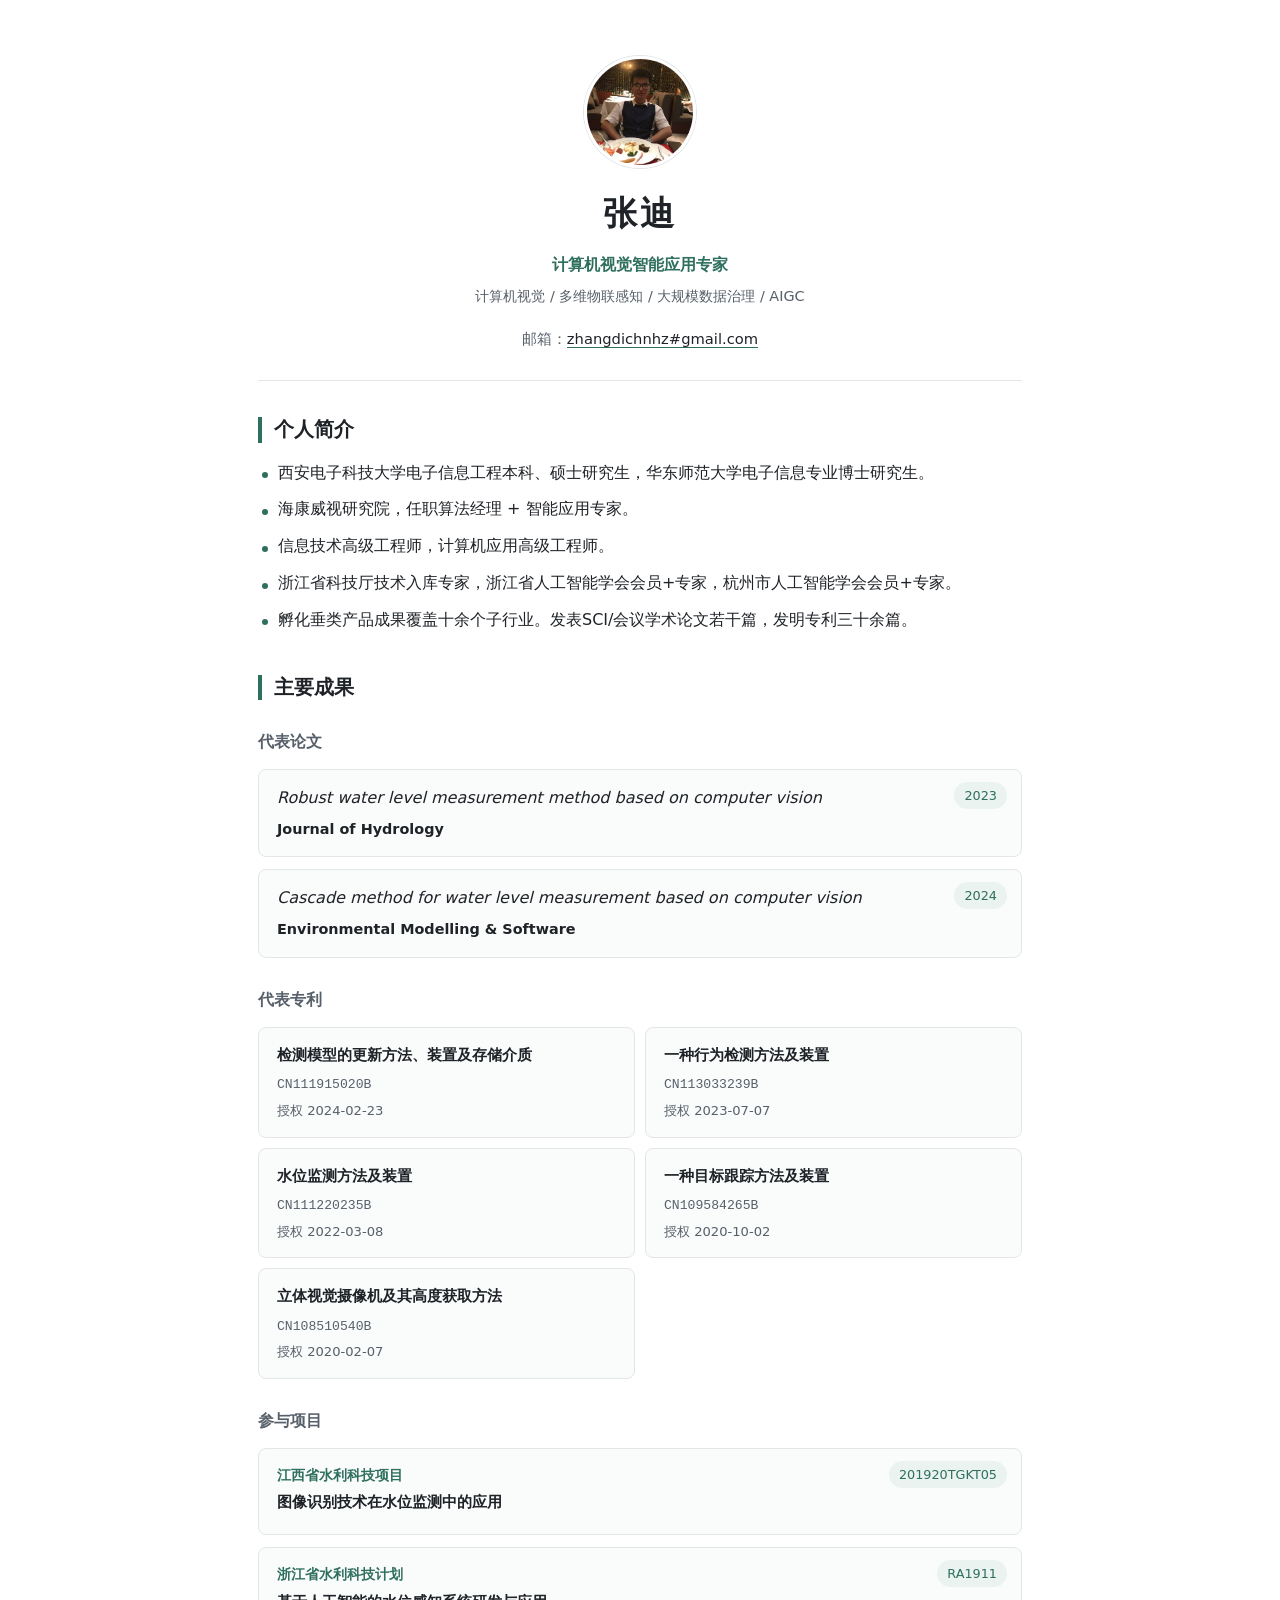
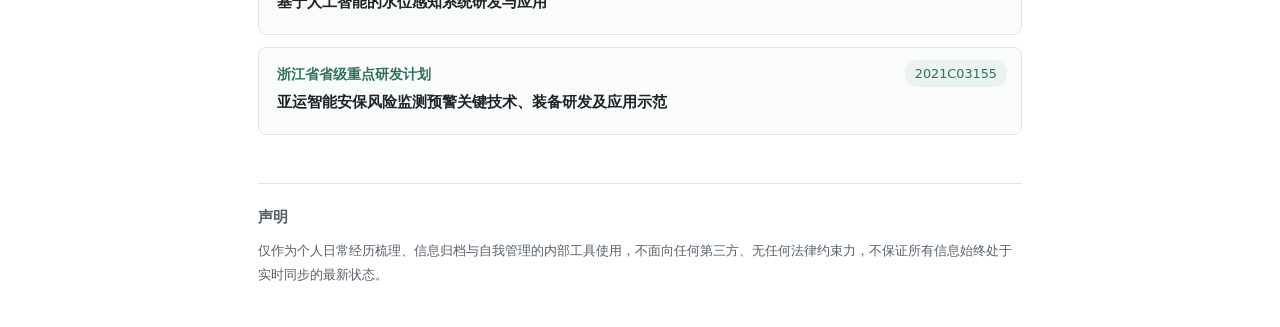
<file: index.html>
<!DOCTYPE html>
<html lang="zh-CN">
<head>
  <meta name="google-site-verification" content="jE0xizeBjQwkq9NocSTNdfULWZjgwvvBnGbtGIXr-O8" />
  <meta name="keywords" content="张迪,海康威视研究院,算法经理,计算机视觉,多维物联感知,大规模数据治理,AIGC,水位视觉测量,高级工程师">
  <meta name="description" content="张迪，海康威视研究院算法经理、智能应用专家。研究方向：计算机视觉、多维物联感知、大规模数据治理、AIGC。">
  <meta charset="UTF-8">
  <meta name="viewport" content="width=device-width, initial-scale=1.0">
  <title>张迪 · 个人简历</title>
  <meta name="description" content="张迪的个人简历：海康威视研究院算法经理、计算机视觉智能应用专家，方向涵盖计算机视觉、多维物联感知、大规模数据治理与 AIGC。">
  <meta property="og:type" content="profile">
  <meta property="og:title" content="张迪 · 计算机视觉智能应用专家">
  <meta property="og:description" content="海康威视研究院算法经理、计算机视觉智能应用专家，方向涵盖计算机视觉、多维物联感知、大规模数据治理与 AIGC。">
  <meta property="og:image" content="https://zhangdichnhz-png.github.io/assets/avatar.jpg">
  <link rel="icon" href="data:image/svg+xml,%3Csvg xmlns='http://www.w3.org/2000/svg' viewBox='0 0 100 100'%3E%3Ccircle cx='50' cy='50' r='48' fill='%232f6f5e'/%3E%3Ctext x='50' y='70' font-size='54' text-anchor='middle' fill='white' font-family='sans-serif'%3E%E5%BC%A0%3C/text%3E%3C/svg%3E">
  <link rel="stylesheet" href="assets/style.css">
</head>
<body>
  <div id="app"></div>

  <script src="assets/resume-data.js"></script>
  <script src="assets/render.js"></script>
</body>
</html>
</file>
<file: assets/style.css>
:root {
  --accent: #2f6f5e;
  --accent-soft: #eaf3f0;
  --text: #1f2328;
  --text-muted: #57606a;
  --border: #e3e6e8;
  --card-bg: #fafbfb;
  --bg: #ffffff;
}

* {
  box-sizing: border-box;
}

body {
  margin: 0;
  background: var(--bg);
  color: var(--text);
  font-family: "PingFang SC", "Hiragino Sans GB", "Microsoft YaHei", "Noto Sans CJK SC", system-ui, sans-serif;
  font-size: 16px;
  line-height: 1.8;
  -webkit-font-smoothing: antialiased;
}

#app {
  max-width: 820px;
  margin: 0 auto;
  padding: 56px 28px 40px;
}

/* ---------- 居中线头 ---------- */
.hero {
  text-align: center;
  padding-bottom: 28px;
  border-bottom: 1px solid var(--border);
  margin-bottom: 36px;
}

.avatar {
  width: 112px;
  height: 112px;
  border-radius: 50%;
  object-fit: cover;
  object-position: center 20%;
  border: 3px solid #fff;
  box-shadow: 0 0 0 1px var(--border);
  margin: 0 auto 16px;
  display: block;
}

.hero h1 {
  margin: 0 0 6px;
  font-size: 2.1rem;
  font-weight: 700;
  letter-spacing: 0.08em;
}

.tagline {
  margin: 0;
  font-size: 1.02rem;
  color: var(--accent);
  font-weight: 600;
}

.tagline-sub {
  margin: 4px 0 16px;
  font-size: 0.9rem;
  color: var(--text-muted);
}

.contact {
  margin: 0;
  font-size: 0.92rem;
}

.contact-label {
  color: var(--text-muted);
}

.email-link {
  color: var(--text);
  text-decoration: none;
  border-bottom: 1px solid var(--accent);
}

.email-link:hover {
  color: var(--accent);
}

/* ---------- 区块标题 ---------- */
section h2 {
  font-size: 1.22rem;
  margin: 40px 0 16px;
  padding-left: 12px;
  border-left: 4px solid var(--accent);
  line-height: 1.3;
}

section:first-of-type h2 {
  margin-top: 0;
}

section h3 {
  font-size: 1rem;
  color: var(--text-muted);
  font-weight: 600;
  margin: 28px 0 12px;
}

/* ---------- 段落 ---------- */
.paragraphs .summary-p {
  margin: 0 0 12px;
}

/* ---------- 圆点列表（专业资质等） ---------- */
.bullet-list {
  list-style: none;
  margin: 0;
  padding: 0;
}

.bullet-list li {
  position: relative;
  padding-left: 20px;
  margin-bottom: 8px;
}

.bullet-list li::before {
  content: "";
  position: absolute;
  left: 4px;
  top: 0.85em;
  width: 6px;
  height: 6px;
  border-radius: 50%;
  background: var(--accent);
}

/* ---------- 教育背景 ---------- */
.edu-list {
  list-style: none;
  margin: 0;
  padding: 0;
}

.edu-list li {
  margin-bottom: 12px;
}

.edu-school {
  margin: 0;
  font-weight: 600;
}

.edu-detail {
  margin: 2px 0 0;
  font-size: 0.9rem;
  color: var(--text-muted);
}

/* ---------- chips（备用类型） ---------- */
.chips {
  display: flex;
  flex-wrap: wrap;
  gap: 8px;
}

.chip {
  display: inline-block;
  font-size: 0.8rem;
  line-height: 1.4;
  color: var(--accent);
  background: var(--accent-soft);
  border: 1px solid #d4e5e0;
  border-radius: 999px;
  padding: 3px 12px;
}

/* ---------- 卡片容器 ---------- */
.cards {
  display: flex;
  flex-direction: column;
  gap: 12px;
}

.cardgrid {
  display: grid;
  grid-template-columns: repeat(2, 1fr);
  gap: 10px;
}

.card {
  position: relative;
  background: var(--card-bg);
  border: 1px solid var(--border);
  border-radius: 8px;
  padding: 14px 18px;
}

.card:has(.year-badge) {
  padding-right: 76px;
}

/* ---------- 卡片字段角色 ---------- */
.f-title {
  margin: 0 0 4px;
  font-size: 0.95rem;
  font-weight: 600;
}

.f-em {
  margin: 0 0 4px;
  font-style: italic;
}

.f-strong {
  margin: 0;
  font-size: 0.9rem;
  font-weight: 600;
}

.f-mono {
  margin: 0;
  font-family: ui-monospace, "SFMono-Regular", Consolas, "Courier New", monospace;
  font-size: 0.82rem;
  color: var(--text-muted);
}

.f-muted {
  margin: 2px 0 0;
  font-size: 0.82rem;
  color: var(--text-muted);
}

.f-accent {
  margin: 0 0 2px;
  font-size: 0.85rem;
  color: var(--accent);
  font-weight: 600;
}

.year-badge {
  position: absolute;
  top: 12px;
  right: 14px;
  font-size: 0.8rem;
  color: var(--accent);
  background: var(--accent-soft);
  border-radius: 999px;
  padding: 2px 10px;
  white-space: nowrap;
}

/* ---------- 页脚声明 ---------- */
.declaration {
  margin-top: 48px;
  padding-top: 20px;
  border-top: 1px solid var(--border);
}

.declaration h2 {
  font-size: 0.95rem;
  color: var(--text-muted);
  font-weight: 600;
  border-left-color: var(--border);
  margin: 0 0 8px;
}

.declaration p {
  margin: 0;
  font-size: 0.82rem;
  color: var(--text-muted);
}

/* ---------- 移动端 ---------- */
@media (max-width: 600px) {
  #app {
    padding: 40px 20px 32px;
  }

  .hero h1 {
    font-size: 1.8rem;
  }

  .cardgrid {
    grid-template-columns: 1fr;
  }

  .card:has(.year-badge) {
    padding-right: 18px;
  }

  .year-badge {
    position: static;
    display: inline-block;
    margin-top: 8px;
  }
}

/* ---------- 打印（另存 PDF，A4） ---------- */
@media print {
  body {
    font-size: 10.5pt;
  }

  #app {
    max-width: none;
    padding: 0;
  }

  .card,
  .chip {
    background: #fff;
  }

  .card {
    border-color: #bbb;
  }

  .chip,
  .year-badge,
  .f-accent,
  .tagline {
    color: #333;
  }

  .chip,
  .year-badge {
    border: 1px solid #999;
  }

  .email-link {
    border-bottom: none;
  }
}
</file>
